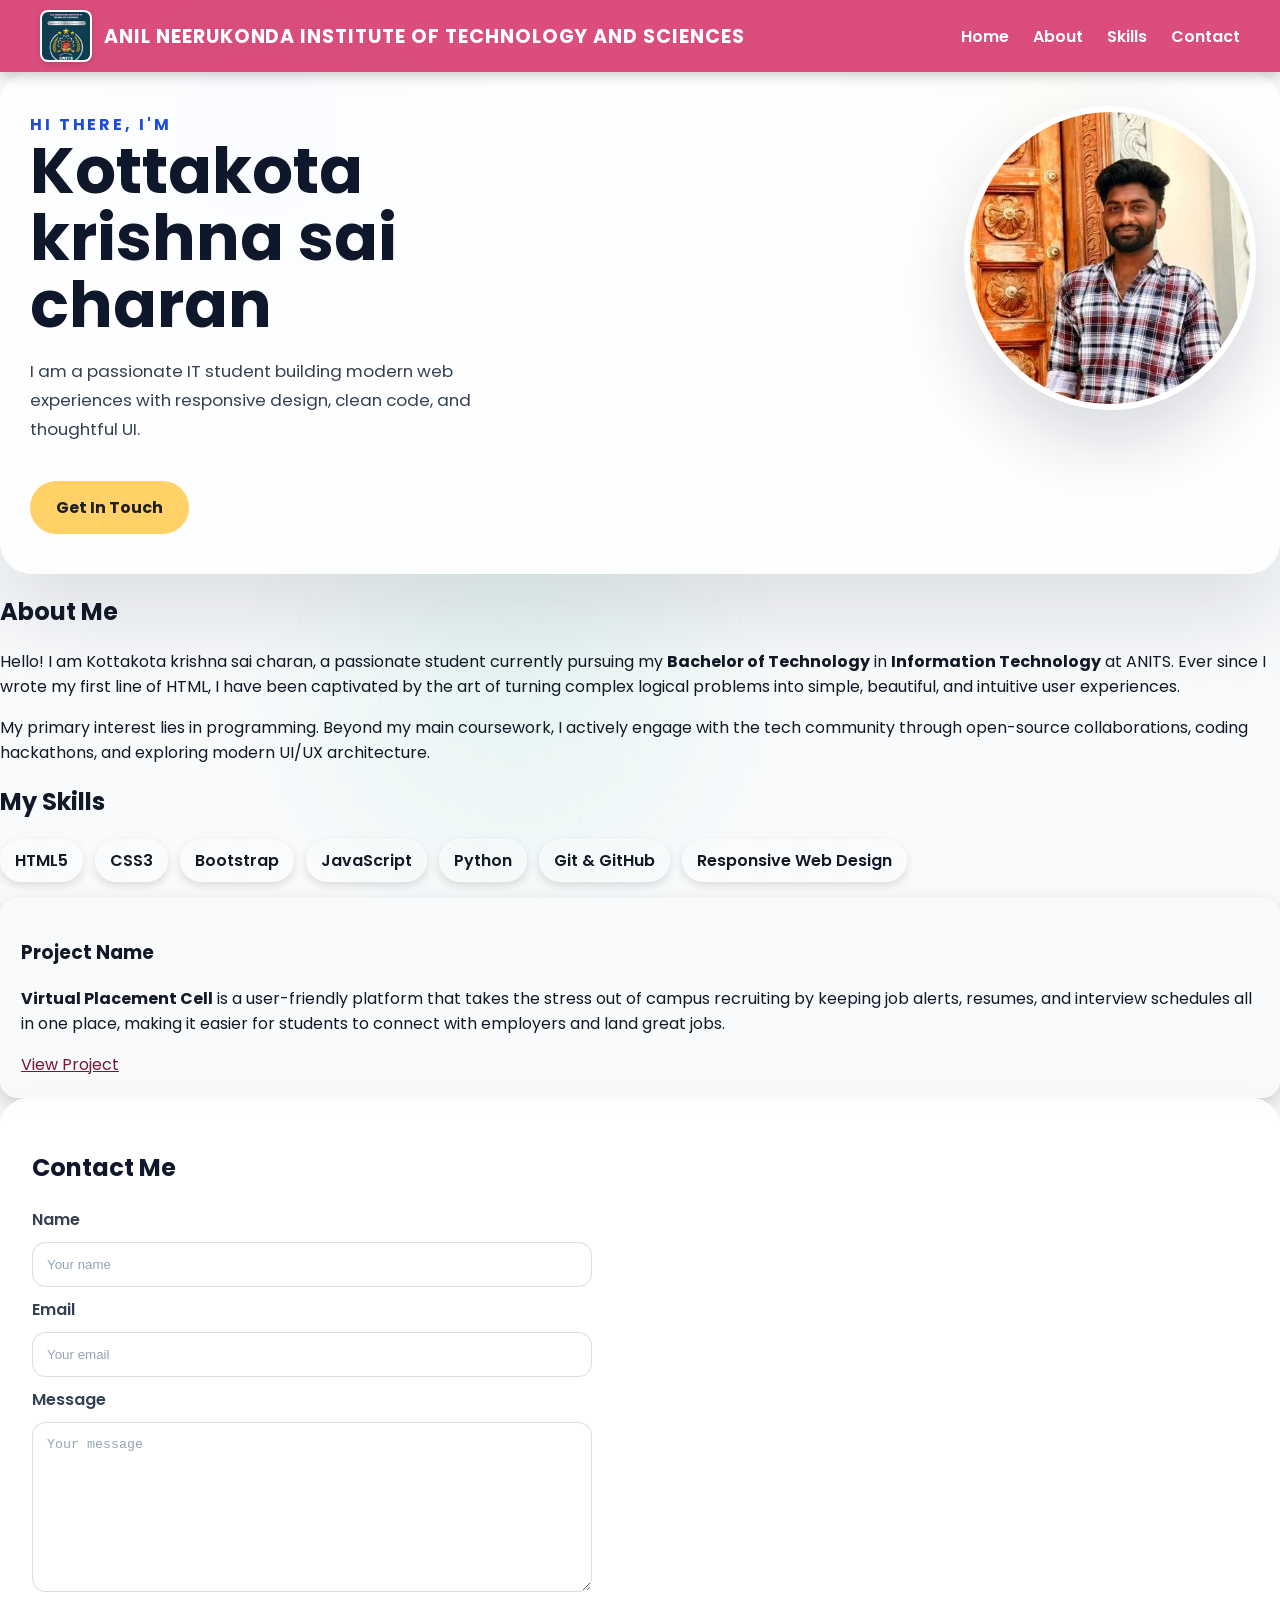
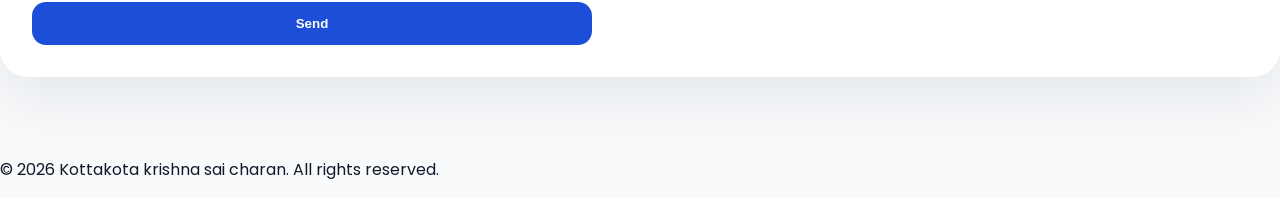
<file: index.html>
<!DOCTYPE html>
<html lang="en">
<head>
  <meta charset="UTF-8">
  <meta name="viewport" content="width=device-width, initial-scale=1">
  <title>My Portfolio | Kottakota krishna sai charan</title>
  <link rel="stylesheet" href="style.css">
  <link href="https://fonts.googleapis.com/css2?family=Poppins:wght@400;600;800&display=swap" rel="stylesheet">
</head>
<body>
  
  <nav>
    <a href="#home" class="nav-logo">
      <img src="logo.png" alt="ANIL NEERUKONDA INSTITUTE OF TECHNOLOGY AND SCIENCES">
      <span class="nav-title">ANIL NEERUKONDA INSTITUTE OF TECHNOLOGY AND SCIENCES</span>
    </a>
    <ul>
      <li><a href="#home">Home</a></li>
      <li><a href="#about">About</a></li>
      <li><a href="#skills">Skills</a></li>
      <li><a href="#contact">Contact</a></li>
    </ul>
  </nav>

  <section id="home" class="hero">
    <div class="hero-text">
      <span class="intro">Hi There, I'm</span>
      <h1>Kottakota krishna sai charan</h1>
      <p class="hero-subtitle">I am a passionate IT student building modern web experiences with responsive design, clean code, and thoughtful UI.</p>
      <a href="#contact" class="btn">Get In Touch</a>
    </div>
    <div class="hero-photo">
      <img src="profile.jpg" alt="Profile photo of Kottakota krishna sai charan">
    </div>
  </section>

  <section id="about">
    <h2>About Me</h2>
    <p>
      Hello! I am Kottakota krishna sai charan, a passionate student currently pursuing my <strong>Bachelor of Technology</strong>
      in <strong>Information Technology</strong> at ANITS.
      Ever since I wrote my first line of HTML, I have been captivated by the art of turning complex logical problems
      into simple, beautiful, and intuitive user experiences.
    </p>
    <p>
      My primary interest lies in programming. Beyond my main coursework, I actively engage with
      the tech community through open-source collaborations, coding hackathons, and exploring modern UI/UX architecture.
    </p>
  </section>

  <section id="skills">
    <h2>My Skills</h2>
    <ul>
      <li>HTML5</li>
      <li>CSS3</li>
      <li>Bootstrap</li>
      <li>JavaScript</li>
      <li>Python</li>
      <li>Git & GitHub</li>
      <li>Responsive Web Design</li>
    </ul>
  </section>

  <section id="projects">
    <div class="card">
      <h3>Project Name</h3>
      <p><strong>Virtual Placement Cell</strong> is a user-friendly platform that takes
        the stress out of campus recruiting by keeping job alerts, resumes, and interview schedules
        all in one place, making it easier for students to connect with employers and land great jobs.
      </p>
      <a href="#" style="color: #7A1336;">View Project</a>
    </div>
  </section>

  <section id="contact" class="contact-section">
    <h2>Contact Me</h2>
    <form>
      <label for="name">Name</label>
      <input type="text" id="name" name="name" placeholder="Your name" required>
      
      <label for="email">Email</label>
      <input type="email" id="email" name="email" placeholder="Your email" required>
      
      <label for="message">Message</label>
      <textarea id="message" name="message" placeholder="Your message"></textarea>
      
      <button type="submit">Send</button>
    </form>
  </section>

  <footer>
    <p>&copy; 2026 Kottakota krishna sai charan. All rights reserved.</p>
  </footer>

</body>
</html>
</file>
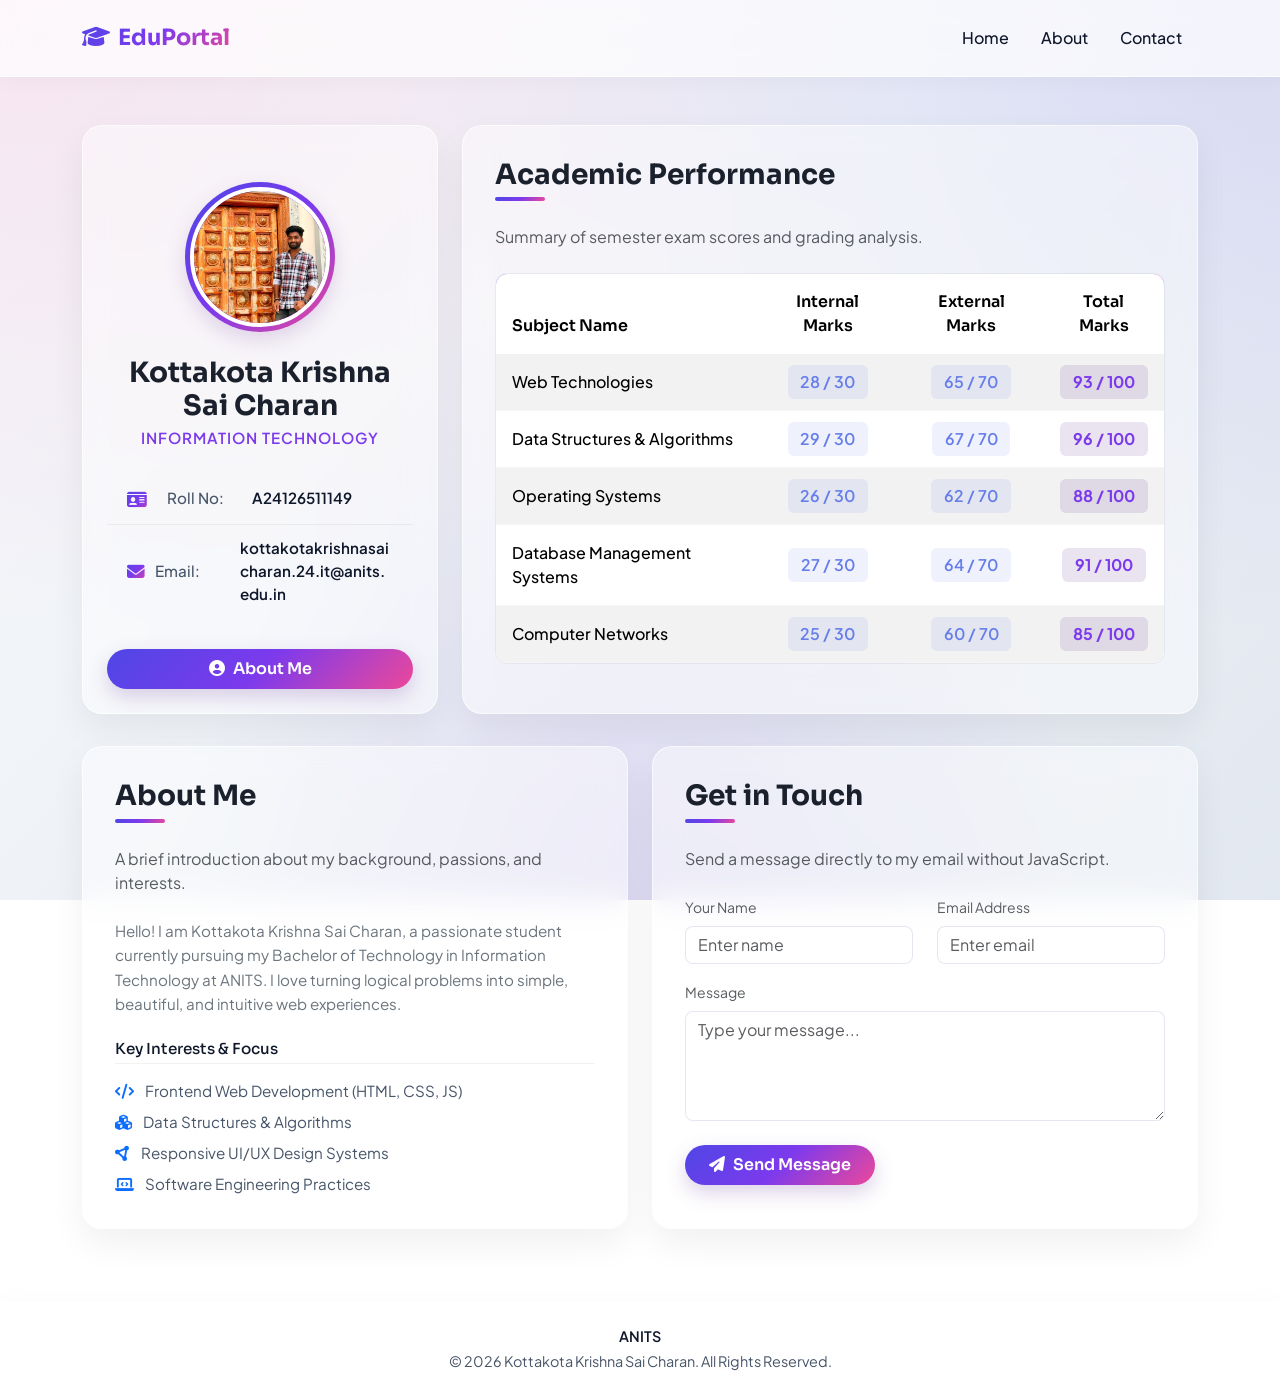
<file: task_2.html>
<!DOCTYPE html>
<html lang="en">

<head>
    <meta charset="UTF-8">
    <meta name="viewport" content="width=device-width, initial-scale=1.0">
    <title>Student Profile</title>

    <!-- Bootstrap 5 CSS CDN -->
    <link href="https://cdn.jsdelivr.net/npm/bootstrap@5.3.0/dist/css/bootstrap.min.css" rel="stylesheet">

    <!-- Google Fonts - Plus Jakarta Sans & Sora -->
    <link rel="preconnect" href="https://fonts.googleapis.com">
    <link rel="preconnect" href="https://fonts.gstatic.com" crossorigin>
    <link href="https://fonts.googleapis.com/css2?family=Plus+Jakarta+Sans:wght@300;400;500;600;700;800&family=Sora:wght@400;600;700;800&display=swap" rel="stylesheet">


    <!-- FontAwesome for Icons -->
    <link rel="stylesheet" href="https://cdnjs.cloudflare.com/ajax/libs/font-awesome/6.4.0/css/all.min.css">

    <style>
        :root {
            --primary-gradient: linear-gradient(135deg, #4f46e5 0%, #7c3aed 50%, #ec4899 100%);
            --accent-color: #7c3aed;
            --glass-bg: rgba(255, 255, 255, 0.45);
            --glass-border: rgba(255, 255, 255, 0.6);
            --text-main: #0f172a;
            --text-muted: #475569;
        }

        body {
            font-family: 'Plus Jakarta Sans', sans-serif;
            background: radial-gradient(at 0% 0%, rgba(236, 72, 153, 0.12) 0px, transparent 50%),
                        radial-gradient(at 100% 0%, rgba(79, 70, 229, 0.12) 0px, transparent 50%),
                        radial-gradient(at 50% 100%, rgba(124, 58, 237, 0.1) 0px, transparent 50%),
                        linear-gradient(135deg, #f8fafc 0%, #e2e8f0 100%);
            background-attachment: fixed;
            color: var(--text-main);
            min-height: 100vh;
            display: flex;
            flex-direction: column;
        }

        h1, h2, h3, h4, h5, h6, .navbar-brand, .btn-view-profile, .custom-table th {
            font-family: 'Sora', sans-serif;
        }

        /* Custom Glassmorphic Navbar */
        .navbar-custom {
            background: rgba(255, 255, 255, 0.7);
            backdrop-filter: blur(12px);
            -webkit-backdrop-filter: blur(12px);
            border-bottom: 1px solid var(--glass-border);
            box-shadow: 0 4px 20px rgba(0, 0, 0, 0.03);
            transition: all 0.3s ease;
        }

        .navbar-brand {
            font-weight: 700;
            background: var(--primary-gradient);
            -webkit-background-clip: text;
            -webkit-text-fill-color: transparent;
            font-size: 1.4rem;
        }

        .nav-link {
            font-weight: 500;
            color: var(--text-main) !important;
            position: relative;
            padding: 0.5rem 1rem !important;
            transition: color 0.3s ease;
        }

        .nav-link::after {
            content: '';
            position: absolute;
            width: 0;
            height: 2px;
            bottom: 0;
            left: 50%;
            background: var(--primary-gradient);
            transition: all 0.3s ease;
            transform: translateX(-50%);
        }

        .nav-link:hover::after {
            width: 80%;
        }

        .nav-link:hover {
            color: var(--accent-color) !important;
        }

        /* Glassmorphic Profile Card */
        .profile-card {
            background: var(--glass-bg);
            backdrop-filter: blur(15px);
            -webkit-backdrop-filter: blur(15px);
            border: 1px solid var(--glass-border);
            border-radius: 20px;
            box-shadow: 0 15px 35px rgba(0, 0, 0, 0.06);
            transition: transform 0.4s cubic-bezier(0.175, 0.885, 0.32, 1.275), box-shadow 0.4s ease;
            overflow: hidden;
        }

        .profile-card:hover {
            transform: translateY(-8px);
            box-shadow: 0 25px 45px rgba(0, 0, 0, 0.12);
        }

        .profile-img-container {
            position: relative;
            width: 150px;
            height: 150px;
            margin: 2rem auto 1.5rem auto;
            border-radius: 50%;
            padding: 5px;
            background: var(--primary-gradient);
            box-shadow: 0 8px 20px rgba(118, 75, 162, 0.2);
            transition: transform 0.4s ease;
        }

        .profile-img-container:hover {
            transform: scale(1.05) rotate(3deg);
        }

        .profile-img {
            width: 100%;
            height: 100%;
            object-fit: cover;
            border-radius: 50%;
            border: 4px solid #fff;
        }

        .student-name {
            font-weight: 700;
            color: #1a202c;
            margin-bottom: 0.25rem;
        }

        .student-branch {
            font-size: 0.95rem;
            font-weight: 600;
            color: var(--accent-color);
            text-transform: uppercase;
            letter-spacing: 1px;
            margin-bottom: 1.5rem;
        }

        .info-list {
            list-style: none;
            padding: 0;
            margin: 0 0 2rem 0;
            text-align: left;
        }

        .info-item {
            padding: 0.75rem 1.25rem;
            border-bottom: 1px solid rgba(0, 0, 0, 0.05);
            display: flex;
            align-items: center;
            font-size: 0.95rem;
        }

        .info-item:last-child {
            border-bottom: none;
        }

        .info-icon {
            font-size: 1.1rem;
            width: 30px;
            background: var(--primary-gradient);
            -webkit-background-clip: text;
            -webkit-text-fill-color: transparent;
            margin-right: 10px;
        }

        .info-label {
            font-weight: 500;
            color: var(--text-muted);
            width: 85px;
            flex-shrink: 0;
        }

        .info-value {
            font-weight: 600;
            color: var(--text-main);
            word-break: break-all;
        }

        /* View Profile Button */
        .btn-view-profile {
            background: var(--primary-gradient);
            border: none;
            color: white;
            font-weight: 600;
            padding: 0.75rem 2rem;
            border-radius: 50px;
            box-shadow: 0 8px 20px rgba(118, 75, 162, 0.25);
            transition: all 0.3s cubic-bezier(0.25, 0.8, 0.25, 1);
            width: 100%;
        }

        .btn-view-profile:hover {
            box-shadow: 0 12px 24px rgba(118, 75, 162, 0.4);
            transform: translateY(-2px);
            background: var(--primary-gradient);
            color: white;
            opacity: 0.95;
        }

        .btn-view-profile:active {
            transform: translateY(1px);
            box-shadow: 0 4px 10px rgba(118, 75, 162, 0.25);
        }

        /* Glassmorphic Table Card */
        .details-card {
            background: var(--glass-bg);
            backdrop-filter: blur(15px);
            -webkit-backdrop-filter: blur(15px);
            border: 1px solid var(--glass-border);
            border-radius: 20px;
            box-shadow: 0 15px 35px rgba(0, 0, 0, 0.06);
            padding: 2rem;
            height: 100%;
        }

        .card-title-custom {
            font-weight: 700;
            color: #1a202c;
            margin-bottom: 1.5rem;
            position: relative;
            padding-bottom: 10px;
        }

        .card-title-custom::after {
            content: '';
            position: absolute;
            left: 0;
            bottom: 0;
            width: 50px;
            height: 4px;
            background: var(--primary-gradient);
            border-radius: 2px;
        }

        /* Bootstrap Table Customizations */
        .table-responsive {
            border-radius: 12px;
            overflow: hidden;
            border: 1px solid rgba(0, 0, 0, 0.05);
        }

        .custom-table {
            margin-bottom: 0;
            vertical-align: middle;
        }

        .custom-table thead {
            background: var(--primary-gradient);
            color: white;
        }

        .custom-table th {
            font-weight: 600;
            padding: 1rem;
            border-bottom: none;
        }

        .custom-table td {
            padding: 1rem;
            font-weight: 500;
            border-bottom: 1px solid rgba(0, 0, 0, 0.04);
        }

        .custom-table tbody tr {
            transition: background-color 0.2s ease;
        }

        .custom-table tbody tr:hover {
            background-color: rgba(118, 75, 162, 0.05) !important;
        }

        /* Marks Badges */
        .badge-marks {
            background: rgba(102, 126, 234, 0.1);
            color: #667eea;
            font-weight: 600;
            padding: 0.4em 0.8em;
            border-radius: 6px;
        }

        .badge-total {
            background: rgba(118, 75, 162, 0.15);
            color: var(--accent-color);
            font-weight: 700;
            padding: 0.4em 0.8em;
            border-radius: 6px;
        }

        /* Footer */
        footer {
            margin-top: auto;
            background: rgba(255, 255, 255, 0.7);
            backdrop-filter: blur(12px);
            -webkit-backdrop-filter: blur(12px);
            border-top: 1px solid var(--glass-border);
            padding: 1.5rem 0;
            text-align: center;
            font-size: 0.9rem;
            color: var(--text-muted);
            box-shadow: 0 -4px 20px rgba(0, 0, 0, 0.02);
        }

        footer p {
            margin: 0;
        }

        .footer-college {
            font-weight: 600;
            color: var(--text-main);
            margin-bottom: 0.25rem !important;
        }

        /* Custom Form Control Styling */
        .form-control {
            border: 1px solid rgba(118, 75, 162, 0.15) !important;
            background: rgba(255, 255, 255, 0.8) !important;
            transition: all 0.3s ease !important;
        }

        .form-control:focus {
            background: #ffffff !important;
            border-color: var(--accent-color) !important;
            box-shadow: 0 0 0 4px rgba(118, 75, 162, 0.15) !important;
        }
    </style>
</head>

<body>

    <!-- Responsive Navbar -->
    <nav class="navbar navbar-expand-lg navbar-light navbar-custom py-3">
        <div class="container">
            <a class="navbar-brand" href="#">
                <i class="fa-solid fa-graduation-cap me-2"></i>EduPortal
            </a>
            <button class="navbar-toggler border-0" type="button" data-bs-toggle="collapse" data-bs-target="#navbarNav"
                aria-controls="navbarNav" aria-expanded="false" aria-label="Toggle navigation">
                <span class="navbar-toggler-icon"></span>
            </button>
            <div class="collapse navbar-collapse" id="navbarNav">
                <ul class="navbar-nav ms-auto mt-2 mt-lg-0">
                    <li class="nav-item">
                        <a class="nav-link" href="#home">Home</a>
                    </li>
                    <li class="nav-item">
                        <a class="nav-link" href="#about">About</a>
                    </li>
                    <li class="nav-item">
                        <a class="nav-link" href="#contact">Contact</a>
                    </li>
                </ul>
            </div>
        </div>
    </nav>

    <!-- Main Content Container using Bootstrap Grid -->
    <main class="container my-5 flex-grow-1" id="home">
        <div class="row align-items-stretch justify-content-center">

            <!-- Left Column: Student Profile Card (takes 4 cols on large, 5 on medium, full on mobile) -->
            <div class="col-lg-4 col-md-5 mb-4">
                <div class="profile-card text-center h-100 p-4 d-flex flex-column justify-content-between">
                    <div>
                        <!-- Student Photo -->
                        <div class="profile-img-container">
                            <img src="./profile_charan.jpng" alt="Student Photo" class="profile-img"
                                onerror="this.onerror=null; this.src='https://images.unsplash.com/photo-1539571696357-5a69c17a67c6?q=80&w=300&auto=format&fit=crop';">
                        </div>

                        <!-- Name & Branch -->
                        <h3 class="student-name">Kottakota Krishna Sai Charan</h3>
                        <p class="student-branch">Information Technology </p>

                        <!-- Student Details -->
                        <ul class="info-list">
                            <li class="info-item">
                                <span class="info-icon"><i class="fa-solid fa-id-card"></i></span>
                                <span class="info-label">Roll No:</span>
                                <span class="info-value">A24126511149</span>
                            </li>
                            <li class="info-item">
                                <span class="info-icon"><i class="fa-solid fa-envelope"></i></span>
                                <span class="info-label">Email:</span>
                                <span class="info-value">kottakotakrishnasaicharan.24.it@anits.edu.in</span>
                            </li>
                        </ul>
                    </div>

                    <!-- View Profile Button (Scrolls to About section) -->
                    <div>
                        <a href="#about" class="btn btn-view-profile d-block py-2">
                            <i class="fa-solid fa-circle-user me-2"></i>About Me
                        </a>
                    </div>
                </div>
            </div>

            <!-- Right Column: Academic Details Table (takes 8 cols on large, 7 on medium, full on mobile) -->
            <div class="col-lg-8 col-md-7 mb-4">
                <div class="details-card d-flex flex-column justify-content-between">
                    <div>
                        <h3 class="card-title-custom">Academic Performance</h3>
                        <p class="text-muted mb-4">Summary of semester exam scores and grading analysis.</p>

                        <!-- Academic Details Table -->
                        <div class="table-responsive">
                            <table class="table custom-table table-hover table-striped">
                                <thead>
                                    <tr>
                                        <th scope="col">Subject Name</th>
                                        <th scope="col" class="text-center">Internal Marks</th>
                                        <th scope="col" class="text-center">External Marks</th>
                                        <th scope="col" class="text-center">Total Marks</th>
                                    </tr>
                                </thead>
                                <tbody>
                                    <tr>
                                        <td>Web Technologies</td>
                                        <td class="text-center"><span class="badge-marks">28 / 30</span></td>
                                        <td class="text-center"><span class="badge-marks">65 / 70</span></td>
                                        <td class="text-center"><span class="badge-total">93 / 100</span></td>
                                    </tr>
                                    <tr>
                                        <td>Data Structures & Algorithms</td>
                                        <td class="text-center"><span class="badge-marks">29 / 30</span></td>
                                        <td class="text-center"><span class="badge-marks">67 / 70</span></td>
                                        <td class="text-center"><span class="badge-total">96 / 100</span></td>
                                    </tr>
                                    <tr>
                                        <td>Operating Systems</td>
                                        <td class="text-center"><span class="badge-marks">26 / 30</span></td>
                                        <td class="text-center"><span class="badge-marks">62 / 70</span></td>
                                        <td class="text-center"><span class="badge-total">88 / 100</span></td>
                                    </tr>
                                    <tr>
                                        <td>Database Management Systems</td>
                                        <td class="text-center"><span class="badge-marks">27 / 30</span></td>
                                        <td class="text-center"><span class="badge-marks">64 / 70</span></td>
                                        <td class="text-center"><span class="badge-total">91 / 100</span></td>
                                    </tr>
                                    <tr>
                                        <td>Computer Networks</td>
                                        <td class="text-center"><span class="badge-marks">25 / 30</span></td>
                                        <td class="text-center"><span class="badge-marks">60 / 70</span></td>
                                        <td class="text-center"><span class="badge-total">85 / 100</span></td>
                                    </tr>
                                </tbody>
                            </table>
                        </div>
                    </div>
                </div>
            </div>

        </div>

        <!-- Row 2: About Me and Contact Form side-by-side -->
        <div class="row align-items-stretch justify-content-center mt-2">
            
            <!-- About Me Card -->
            <div class="col-lg-6 mb-4" id="about" style="scroll-margin-top: 100px;">
                <div class="details-card h-100 d-flex flex-column justify-content-between">
                    <div>
                        <h3 class="card-title-custom">About Me</h3>
                        <p class="text-muted mb-4">A brief introduction about my background, passions, and interests.</p>
                        
                        <p class="text-secondary" style="font-size: 0.95rem; line-height: 1.6;">
                            Hello! I am Kottakota Krishna Sai Charan, a passionate student currently pursuing my Bachelor of Technology in Information Technology at ANITS. I love turning logical problems into simple, beautiful, and intuitive web experiences.
                        </p>
                        <h6 class="font-weight-700 mb-3 mt-4" style="font-size: 0.95rem; color: var(--text-main); border-bottom: 1px solid rgba(0, 0, 0, 0.05); padding-bottom: 5px;">Key Interests & Focus</h6>
                        <ul class="list-unstyled mb-0" style="font-size: 0.95rem; color: var(--text-muted);">
                            <li class="mb-2"><i class="fa-solid fa-code text-primary me-2"></i> Frontend Web Development (HTML, CSS, JS)</li>
                            <li class="mb-2"><i class="fa-solid fa-cubes text-primary me-2"></i> Data Structures & Algorithms</li>
                            <li class="mb-2"><i class="fa-solid fa-circle-nodes text-primary me-2"></i> Responsive UI/UX Design Systems</li>
                            <li class="mb-0"><i class="fa-solid fa-laptop-code text-primary me-2"></i> Software Engineering Practices</li>
                        </ul>
                    </div>
                </div>
            </div>

            <!-- Contact Card -->
            <div class="col-lg-6 mb-4" id="contact" style="scroll-margin-top: 100px;">
                <div class="details-card h-100 d-flex flex-column justify-content-between">
                    <div>
                        <h3 class="card-title-custom">Get in Touch</h3>
                        <p class="text-muted mb-4">Send a message directly to my email without JavaScript.</p>
                        
                        <form action="https://formsubmit.co/kottakotakrishnasaicharan.24.it@anits.edu.in" method="POST" class="text-start">
                            <div class="row">
                                <div class="col-md-6 mb-3">
                                    <label for="form-name" class="form-label text-muted small fw-600">Your Name</label>
                                    <input type="text" name="name" class="form-control rounded-3" id="form-name" placeholder="Enter name" required>
                                </div>
                                <div class="col-md-6 mb-3">
                                    <label for="form-email" class="form-label text-muted small fw-600">Email Address</label>
                                    <input type="email" name="email" class="form-control rounded-3" id="form-email" placeholder="Enter email" required>
                                </div>
                            </div>
                            <div class="mb-4">
                                <label for="form-message" class="form-label text-muted small fw-600">Message</label>
                                <textarea name="message" class="form-control rounded-3" id="form-message" rows="4" placeholder="Type your message..." required></textarea>
                            </div>
                            
                            <div class="d-flex justify-content-start">
                                <button type="submit" class="btn btn-view-profile py-2 px-4" style="width: auto; border-radius: 50px;">
                                    <i class="fa-solid fa-paper-plane me-2"></i>Send Message
                                </button>
                            </div>
                        </form>
                    </div>
                </div>
            </div>

        </div>
    </main>

    <!-- Footer -->
    <footer>
        <div class="container">
            <p class="footer-college">ANITS</p>
            <p>&copy; 2026 Kottakota Krishna Sai Charan. All Rights Reserved.</p>
        </div>
    </footer>
</body>

</html>
</file>
<file: style.css>
html {
  scroll-behavior: smooth;
}

section {
  scroll-margin-top: 80px;
}

body::before,
body::after {
  content: "";
  position: fixed;
  inset: 0;
  pointer-events: none;
  z-index: -1;
}

body::before {
  background: radial-gradient(circle at 20% 15%, rgba(59, 130, 246, 0.14), transparent 18%),
    radial-gradient(circle at 82% 12%, rgba(245, 158, 11, 0.12), transparent 16%),
    radial-gradient(circle at 40% 75%, rgba(16, 185, 129, 0.08), transparent 28%);
  opacity: 0.95;
}

body::after {
  background-image:
    radial-gradient(circle, rgba(148, 163, 184, 0.22) 0.8px, transparent 0.8px),
    radial-gradient(circle, rgba(148, 163, 184, 0.18) 0.8px, transparent 0.8px);
  background-position: 0 0, 20px 20px;
  background-size: 40px 40px;
  opacity: 0.3;
}

body {
  margin: 0;
  font-family: 'Poppins', sans-serif;
  color: #111827;
  position: relative;
  overflow-x: hidden;
  min-height: 100vh;
  background: #f8fafc;
}

@keyframes floatGlow {
  from {
    transform: translate(0, 0) scale(1);
  }
  to {
    transform: translate(20px, 25px) scale(1.08);
  }
}

.hero {
  display: flex;
  align-items: flex-start;
  justify-content: space-between;
  gap: 40px;
  padding: 40px 30px;
  background: rgba(255, 255, 255, 0.82);
  border-radius: 32px;
  box-shadow: 0 40px 90px rgba(15, 23, 42, 0.12);
  backdrop-filter: blur(12px);
}

.hero-text {
  max-width: 560px;
}

.intro {
  letter-spacing: 0.18em;
  text-transform: uppercase;
  color: #1d4ed8;
  font-weight: 700;
  margin-bottom: 16px;
}

.hero-text h1 {
  font-size: clamp(3rem, 5vw, 5rem);
  margin: 0 0 18px;
  line-height: 1.05;
  color: #0f172a;
}

.hero-subtitle {
  font-size: 1.05rem;
  max-width: 520px;
  margin-bottom: 26px;
  color: #334155;
  line-height: 1.75;
}

.hero-photo {
  position: relative;
  width: min(280px, 100%);
  aspect-ratio: 1;
  display: grid;
  place-items: center;
}

.hero-photo img {
  position: relative;
  z-index: 1;
  width: 100%;
  height: 100%;
  object-fit: cover;
  border-radius: 50%;
  border: 6px solid rgba(255, 255, 255, 0.9);
  box-shadow: 0 30px 70px rgba(15, 23, 42, 0.16);
}

.btn {
  display: inline-flex;
  align-items: center;
  justify-content: center;
  padding: 14px 26px;
  border-radius: 999px;
  background: #ffd166;
  color: #1f1f28;
  text-decoration: none;
  font-weight: 700;
  margin-top: 10px;
}

#skills ul {
  display: flex;
  flex-wrap: wrap;
  gap: 12px;
  padding: 0;
  list-style: none;
}

#skills li {
  background: rgba(255, 255, 255, 0.2);
  padding: 8px 14px;
  border-radius: 999px;
  font-weight: 600;
  border: 1px solid rgba(255, 255, 255, 0.35);
  box-shadow: 0 4px 10px rgba(0, 0, 0, 0.12);
  transition: all 0.3s ease;
}

#skills li:hover {
  transform: translateY(-4px);
  background: rgba(255, 255, 255, 0.3);
  box-shadow: 0 8px 16px rgba(0, 0, 0, 0.2);
}

.card {
  background: rgba(255, 255, 255, 0.16);
  border: 1px solid rgba(255, 255, 255, 0.3);
  border-radius: 18px;
  padding: 20px;
  box-shadow: 0 8px 20px rgba(0, 0, 0, 0.18);
  transition: all 0.3s ease;
}

.card:hover {
  transform: translateY(-4px);
  background: rgba(255, 255, 255, 0.24);
  box-shadow: 0 12px 24px rgba(0, 0, 0, 0.25);
}

button, .btn {
  transition: all 0.3s ease;
}

button:hover, .btn:hover {
  transform: translateY(-4px);
  box-shadow: 0 8px 16px rgba(0, 0, 0, 0.2);
}

form {
  display: flex;
  flex-direction: column;
  gap: 10px;
  max-width: 560px;
}

.contact-section {
  background: rgba(255, 255, 255, 0.92);
  padding: 32px;
  border-radius: 28px;
  box-shadow: 0 24px 60px rgba(15, 23, 42, 0.08);
  margin: 0 auto 80px;
}

.contact-section h2 {
  color: #0f172a;
  margin-bottom: 22px;
}

.contact-section label {
  color: #334155;
  font-weight: 600;
}

input, textarea, button {
  padding: 14px 14px;
  border: 1px solid rgba(148, 163, 184, 0.35);
  border-radius: 14px;
  background: #ffffff;
  color: #0f172a;
  transition: all 0.3s ease;
}

textarea {
  min-height: 140px;
  resize: vertical;
}

input::placeholder,
textarea::placeholder {
  color: #94a3b8;
}

input:focus, textarea:focus {
  outline: none;
  border-color: #2563eb;
  box-shadow: 0 0 0 3px rgba(59, 130, 246, 0.16);
  background: #ffffff;
}

button {
  cursor: pointer;
  font-weight: 600;
  background: #1d4ed8;
  color: #ffffff;
  border: none;
}

button:hover {
  background: #2563eb;
}

nav {
  position: sticky;
  top: 0;
  z-index: 1000;
  display: flex;
  justify-content: space-between;
  align-items: center;
  background: rgba(216, 68, 117, 0.95);
  padding: 10px 40px;
  box-shadow: 0 4px 12px rgba(0, 0, 0, 0.2);
}

.nav-logo {
  display: flex;
  align-items: center;
  gap: 12px;
  text-decoration: none;
}

.nav-logo img {
  height: 48px;
  width: auto;
  border-radius: 8px;
  border: 2px solid rgba(255, 255, 255, 0.8);
  box-shadow: 0 2px 6px rgba(0, 0, 0, 0.15);
  background: #ffffff;
  transition: transform 0.3s ease, border-color 0.3s ease;
}

.nav-logo img:hover {
  transform: scale(1.08);
  border-color: #ffd166;
}

.nav-title {
  color: #ffffff;
  font-weight: 700;
  font-size: 1.2rem;
  letter-spacing: 0.05em;
}

nav ul {
  display: flex;
  gap: 24px;
  list-style: none;
  margin: 0;
  padding: 0;
}

nav a {
  color: #ffffff;
  text-decoration: none;
  font-weight: 600;
  transition: color 0.3s ease, text-decoration 0.3s ease;
}

nav a:hover {
  color: #ffd166;
  text-decoration: underline;
}

@media (max-width: 768px) {
  nav {
    flex-direction: column;
    gap: 12px;
    padding: 12px 16px;
  }

  nav ul {
    flex-direction: row;
    gap: 18px;
    align-items: center;
  }

  #skills ul {
    flex-direction: column;
    align-items: stretch;
  }

  .card {
    margin: 10px 0;
  }
}
</file>
